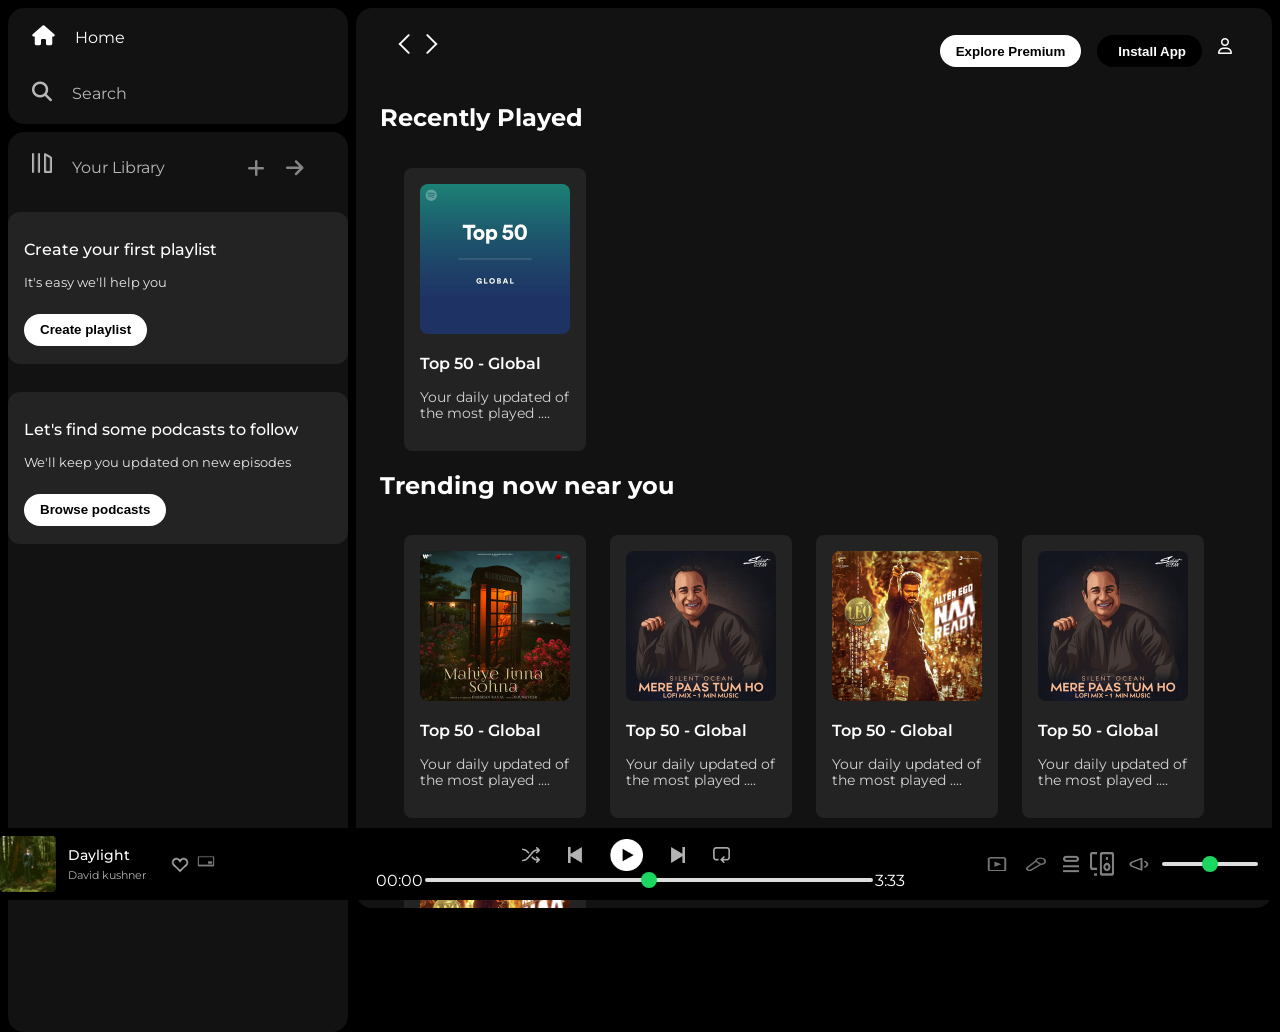
<file: index.html>
<!DOCTYPE html>
<html lang="en">

<head>
    <meta charset="UTF-8">
    <meta name="viewport" content="width=device-width, initial-scale=1.0">
    <link rel="stylesheet" href="https://cdnjs.cloudflare.com/ajax/libs/font-awesome/6.7.2/css/all.min.css"
        integrity="sha512-Evv84Mr4kqVGRNSgIGL/F/aIDqQb7xQ2vcrdIwxfjThSH8CSR7PBEakCr51Ck+w+/U6swU2Im1vVX0SVk9ABhg=="
        crossorigin="anonymous" referrerpolicy="no-referrer" />
    <link rel="icon" href="/homemade assest/assests/logo.png">
    <title>Spotify - Web Player: Music for everyone</title>
    <link rel="stylesheet" href="style.css">
    <link rel="preconnect" href="https://fonts.googleapis.com">
    <link rel="preconnect" href="https://fonts.gstatic.com" crossorigin>
    <link href="https://fonts.googleapis.com/css2?family=Montserrat:ital,wght@0,100..900;1,100..900&display=swap"
        rel="stylesheet">
</head>

<body>



    <div class="main">



        <div class="sidebar">


            <div class="nav">

                <div class="nav-option" style="opacity: 1;">
                    <i class="fa-solid fa-house"></i>
                    <a href="spotify">Home</a>
                </div>


                <div class="nav-option">
                    <i class="fa-solid fa-magnifying-glass"></i>
                    <a href="spotify">Search</a>
                </div>

            </div>


            <div class="library">


                <div class="options">

                    <div class="lib-option nav-option">
                        <img src="/homemade_assest/assests/library_icon.png" alt="librabry icon">
                        <a href="spotify">Your Library</a>
                    </div>

                    <div class="icons">
                        <i class="fa-solid fa-plus"></i>
                        <i class="fa-solid fa-arrow-right"></i>
                    </div>
                </div>


                <div class="lib-boxes">

                    <div class="box">
                        <p class="box-p1">Create your first playlist</p>
                        <p class="box-p2">It's easy we'll help you</p>
                        <button class="badge">Create playlist</button>
                    </div>


                    <div class="box">
                        <p class="box-p1">Let's find some podcasts to follow </p>
                        <p class="box-p2">We'll keep you updated on new episodes </p>
                        <button class="badge">Browse podcasts</button>
                    </div>

                </div>
            </div>
        </div>




        <div class="main-content">

            <div class="sticky-nav">
                <div class="sticky-nav-icons">
                    <img src="/homemade_assest/assests/backward_icon.png" alt="">
                    <img src="/homemade_assest/assests/forward_icon.png" class="hide" alt="">
                </div>

                <div class="sticky-nav-options">
                    <button class="badge nav-item hide">Explore Premium</button>
                    <button class="badge nav-item dark-badge"><i class="fa-light fa-circle-down"
                            style="margin-right:5px;"></i>Install App</button>
                    <i class="fa-regular fa-user nav-item"></i>
                </div>

            </div>



            <h2>Recently Played </h2>
            <div class="cards-container">
                <div class="card">
                    <img src="/homemade_assest/assests/card1img.jpeg" class="card-img" alt="img">
                    <p class="card-title">Top 50 - Global</p>
                    <p class="card-info">Your daily updated of the most played ....</p>
                </div>
            </div>


            <h2>Trending now near you </h2>
            <div class="cards-container">
                <div class="card">
                    <img src="/homemade_assest/assests/card2img.jpeg" class="card-img" alt="img">
                    <p class="card-title">Top 50 - Global</p>
                    <p class="card-info">Your daily updated of the most played ....</p>
                </div>



                <div class="card">
                    <img src="/homemade_assest/assests/card3img.jpeg" class="card-img" alt="img">
                    <p class="card-title">Top 50 - Global</p>
                    <p class="card-info">Your daily updated of the most played ....</p>
                </div>



                <div class="card">
                    <img src="/homemade_assest/assests/card4img.jpeg" class="card-img" alt="img">
                    <p class="card-title">Top 50 - Global</p>
                    <p class="card-info">Your daily updated of the most played ....</p>
                </div>

                <div class="card">
                    <img src="/homemade_assest/assests/card3img.jpeg" class="card-img" alt="img">
                    <p class="card-title">Top 50 - Global</p>
                    <p class="card-info">Your daily updated of the most played ....</p>
                </div>

                <div class="card">
                    <img src="/homemade_assest/assests/card4img.jpeg" class="card-img" alt="img">
                    <p class="card-title">Top 50 - Global</p>
                    <p class="card-info">Your daily updated of the most played ....</p>
                </div>
            </div>

            <h2>Featured Charts </h2>
            <div class="cards-container">
                <div class="card">
                    <img src="/homemade_assest/assests/card5img.jpeg" class="card-img" alt="img">
                    <p class="card-title">Top 50 - Global</p>
                    <p class="card-info">Your daily updated of the most played ....</p>
                </div>
                <div class="card">
                    <img src="/homemade_assest/assests/card6img.jpeg" class="card-img" alt="img">
                    <p class="card-title">Top 50 - Global</p>
                    <p class="card-info">Your daily updated of the most played ....</p>
                </div>
                <div class="card">
                    <img src="/homemade_assest/assests/card1img.jpeg" class="card-img" alt="img">
                    <p class="card-title">Top 50 - Global</p>
                    <p class="card-info">Your daily updated of the most played ....</p>
                </div>
            </div>
            <div class="footer">
                <div class="line"></div>
            </div>
        </div>
    </div>
    <div class="music-player">


        <div class="album">
            <img src="/homemade_assest/album_picture.jpeg" class="album-img">
            <div class="info">
                <a href="/" class="name">Daylight</a>
                <a href="/" class="musician">David kushner</a>
            </div>

            <div class="album-control">
                <img src="/homemade_assest/album_icon1.png" class="albummm" alt="img">
                <img src="/homemade_assest/album_icon2.png" class="albumm">
            </div>
        </div>



        <div class="player">
            <div class="player-controls">
                <img src="/homemade_assest/assests/player_icon1.png" class="player-control-icon">
                <img src="/homemade_assest/assests/player_icon2.png" class="player-control-icon">
                <img src="/homemade_assest/assests/player_icon3.png" class="player-control-icon"
                    style="opacity: 1; height: 2rem;">
                <img src="/homemade_assest/assests/player_icon4.png" class="player-control-icon">
                <img src="/homemade_assest/assests/player_icon5.png" class="player-control-icon">
            </div>
            <div class="playback-bar">
                <span class="current-time">00:00</span>
                <input type="range" min="0" max="100" class="progress-bar" step="1">
                <span class="total-time">3:33</span>
            </div>
        </div>
        
        <div class="controls">
            <img src="/homemade_assest/controls_icon1.png" class="con pen">
            <img src="/homemade_assest/controld_icon2.png" class="con pen">
            <img src="/homemade_assest/controls_icon3.png" class="con men">
            <img src="/homemade_assest/controls_icon4.png" class="con men">
            <img src="/homemade_assest/controls_icon5.png" class="con pen">
            <input type="range" class="rangew">
            
        </div>
    </div>
    </div>

</body>

</html>
</file>
<file: style.css>
body {
    font-family: "Montserrat", sans-serif;
    margin: 0;
    background-color: black;
    color: white;
    overflow: hidden;
}

.main {
    display: flex;
    height: 100vh;
    padding: 0.5rem;
}

.main-content {
    background-color: #121212;
    flex: 1;
    border-radius: 1rem;
    /* 16px*/
    overflow: auto;
    padding: 0 1.5rem 0 1.5rem;
}

.sidebar {
    background-color: black;
    width: 340px;
    border-radius: 16px;
    margin-right: 0.5rem;
}

.music-player {
    background-color: black;
    position: fixed;
    bottom: 0px;
    width: 100%;
    height: 72px;
}


a {
    text-decoration: none;
    color: white;
}


.nav {
    background-color: #121212;
    border-radius: 1rem;
    display: flex;
    flex-direction: column;
    height: 100px;
    justify-content: center;
    padding: 0.5rem 0.75rem;
}


.nav-option {
    line-height: 2.5rem;
    opacity: 0.7;
    padding: 0.5rem 0.75rem;
}

.nav-option:hover {
    opacity: 1;
}


.nav-option i {
    font-size: 1.25rem;
}

.nav-option a {
    font-size: 1rem;
    margin-left: 1rem;
}



.library {
    background-color: #121212;
    border-radius: 1rem;
    height: 100%;
    margin-top: 0.5rem;
}

.options {
    display: flex;
    justify-content: space-between;
    align-items: center;
    padding: 0.5rem 0.75rem;
}


.lib-option img {
    height: 1.25rem;
    width: 1.25rem;
}

.icons {
    font-size: 1.25rem;
    opacity: 0.7;
    margin-right: 1rem;
}

.icons i {
    opacity: 0.7;
    margin-right: 1rem;
}

.icons i:hover{
    opacity: 1;
}

.box{
    height: 8rem;
    background-color: #232323;
    border-radius: 0.75rem;
    margin: 0.5rem 0 1.75rem 0;
    padding: 0.75rem 1rem;
}

.box-p1{
    font-size: 1rem;
    font-weight: 500;
}

.box-p2{
    font-size: 0.8rem;
    opacity: 0.9;
}

.badge{
    background-color: white;
    border: none;
    border-radius: 100px;
    padding: 0.25rem 1rem;
    font-weight: 700;
    height: 2rem;
    width: fit-content ;
    margin-top: 0.7rem;
     
}

.dark-badge{
    background-color: black;
    color: white;
}

.sticky-nav {
    position: sticky;
    top: 0;
    background-color: #121212;
    display: flex;
    justify-content: space-between;
    align-items: center;
    padding: 1rem 0 1rem;
    z-index: 10;
}

.sticky-nav-icons {
    margin-left: 0.75rem;
}

.sticky-nav-options{
    display: flex;
    justify-content: center;
    align-items: center;
}

.nav-item{
    margin-right: 1rem;
}


.card {
    background-color: #232323;
    border-radius: 0.5rem;
    width: 150px;
    padding: 1rem;
    margin-left: 1.5rem;
    margin-top: 1rem;
}

.cards-container{
    display:flex;
    flex-wrap: wrap;



}
.card-img {
    width: 100%;
    border-radius: 0.5rem;
}

.card-title{
    font-weight: 600;
}

.card-info{
    font-size: 0.85rem;
    opacity: 0.8;
}

.footer{
    height: 300px;
    display: flex;
    align-items: center;
    justify-content: center;
}

.line{
    height: 50%;
    width: 90%;
    border-top: 1px solid white;
    opacity: 0.4;
}

.music-player{
    display: flex;
    justify-content: space-between;
    align-items: center;
}
.album{
    width: 25%;
}
.player{
    width: 50%;
}
.controls{
    width: 25%;
}

.player-controls{
    display: flex;
    justify-content: center;
    align-items: center;

}

.player-control-icon{
    height: 1rem;
    margin-right: 1.75rem;
    opacity: 0.7;
}

.player-control-icon:hover{
    opacity: 1;
}


.playback-bar{
    display: flex ;  
    justify-content: center;
    align-items: center;  
}

.progress-bar{
    width: 70%;
    appearance: none;/*default style get cancel*/
    background-color: transparent;
    cursor: pointer;
}


.progress-bar::-webkit-slider-runnable-track{
    background-color: #ddd;
    border-radius: 100px;
    height: 0.2rem;
}
/* the webkit slider is use to customize the range  */
.progress-bar::-webkit-slider-thumb{
    appearance: none;
    height: 1rem;
    width: 1rem ;
    background-color: #1bd760;
    border-radius: 50%;
    margin-top: -6px;
}

/* Album Player Container */
.album {
    display: flex;
    align-items: center;
    gap: 12px;
    width: 25%;
    min-width: 180px;
}

/* Album Cover Image */
.album-img {
    height: 56px;
    width: 56px;
    object-fit: cover;
    border-radius: 4px;
    box-shadow: 0 2px 4px rgba(0, 0, 0, 0.3);
}

/* Song Information */
.info {
    display: flex;
    flex-direction: column;
    justify-content: center;
    gap: 4px;
    margin-right: 12px;
}

.name {
    font-size: 0.875rem;
    font-weight: 500;
    color: white;
    white-space: nowrap;
    overflow: hidden;
    text-overflow: ellipsis;
    max-width: 120px;
}

.name:hover {
    text-decoration: underline;
}

.musician {
    font-size: 0.6875rem;
    opacity: 0.7;
    color: white;
    white-space: nowrap;
    overflow: hidden;
    text-overflow: ellipsis;
    max-width: 120px;
}

.musician:hover {
    opacity: 1;
    text-decoration: underline;
}

/* Album Controls */
.album-controls {
    display: flex;
    align-items: center;
    gap: 16px;
}

.albummm, .albumm {
    transition: all 0.2s ease;
    opacity: 0.7;
    height:2rem;
}

.albummm {
    margin-top: -5px;
    height: 20px;
    width: 20px;
}

.albumm {
    height: 25px;
    width: 25px;
}

.albummm:hover, .albumm:hover {
    opacity: 1;
    transform: scale(1.05);
}



.controls{
    display: flex;
    justify-content: center;
    align-items: center;
    gap: 7px;
}
.con{
    height: 1.5rem;
    width: 1.5rem;
    opacity: 0.7;
}

.con:hover{
    opacity: 1;
}
.men{
    opacity: 0.5;
}

.men:hover{
    opacity: 0.7;
}
.pen{
    height: 2rem;
    width: 2rem;
}

.rangew {
    appearance: none;
    width:30%; /* or any fixed width you need */
    background: transparent; /* so track shows properly */
}

.rangew::-webkit-slider-runnable-track{
    background-color: #ddd;
    border-radius: 100px;
    height: 0.2rem;

}

.rangew::-webkit-slider-thumb {
    -webkit-appearance: none;
    height: 1rem;
    width: 1rem;
    background-color: #1bd760;
    border-radius: 50%;
    margin-top: -6px;
    cursor: pointer;
    position: relative;
    z-index: 2;
}


@media (max-width:1000px) {
    .controls{
        display: none;
    }
    .player{
        width: 75%;
    }
    
}

@media (max-width :1000px){
    .hide{
        display: none;
    }
}
</file>
<file: bootstrap_project/style.css>
body {
    font-family: "Montserrat", sans-serif;
    margin: 0;
    background-color: black;
    color: white;
    overflow: hidden;
}

.main {
    display: flex;
    height: 100vh;
    padding: 0.5rem;
}

.main-content {
    background-color: #121212;
    flex: 1;
    border-radius: 1rem;
    /* 16px*/
    overflow: auto;
    padding: 0 1.5rem 0 1.5rem;
}

.sidebar {
    background-color: black;
    width: 340px;
    border-radius: 16px;
    margin-right: 0.5rem;
}

.music-player {
    background-color: black;
    position: fixed;
    bottom: 0px;
    width: 100%;
    height: 72px;
}


a {
    text-decoration: none;
    color: white;
}


.nav {
    background-color: #121212;
    border-radius: 1rem;
    display: flex;
    flex-direction: column;
    height: 100px;
    justify-content: center;
    padding: 0.5rem 0.75rem;
}


.nav-option {
    line-height: 2.5rem;
    opacity: 0.7;
    padding: 0.5rem 0.75rem;
}

.nav-option:hover {
    opacity: 1;
}


.nav-option i {
    font-size: 1.25rem;
}

.nav-option a {
    font-size: 1rem;
    margin-left: 1rem;
}



.library {
    background-color: #121212;
    border-radius: 1rem;
    height: 100%;
    margin-top: 0.5rem;
}

.options {
    display: flex;
    justify-content: space-between;
    align-items: center;
    padding: 0.5rem 0.75rem;
}


.lib-option img {
    height: 1.25rem;
    width: 1.25rem;
}

.icons {
    font-size: 1.25rem;
    opacity: 0.7;
    margin-right: 1rem;
}

.icons i {
    opacity: 0.7;
    margin-right: 1rem;
}

.icons i:hover{
    opacity: 1;
}

.box{
    height: 8rem;
    background-color: #232323;
    border-radius: 0.75rem;
    margin: 0.5rem 0 1.75rem 0;
    padding: 0.75rem 1rem;
}

.box-p1{
    font-size: 1rem;
    font-weight: 500;
}

.box-p2{
    font-size: 0.8rem;
    opacity: 0.9;
}

.badge{
    background-color: white;
    border: none;
    border-radius: 100px;
    padding: 0.25rem 1rem;
    font-weight: 700;
    height: 2rem;
    width: fit-content ;
    margin-top: 0.7rem;
     
}

.dark-badge{
    background-color: black;
    color: white;
}

.sticky-nav {
    position: sticky;
    top: 0;
    background-color: #121212;
    display: flex;
    justify-content: space-between;
    align-items: center;
    padding: 1rem 0 1rem;
    z-index: 10;
}

.sticky-nav-icons {
    margin-left: 0.75rem;
}

.sticky-nav-options{
    display: flex;
    justify-content: center;
    align-items: center;
}

.nav-item{
    margin-right: 1rem;
}


.card {
    background-color: #232323;
    border-radius: 0.5rem;
    width: 150px;
    padding: 1rem;
    margin-left: 1.5rem;
    margin-top: 1rem;
}

.cards-container{
    display:flex;
    flex-wrap: wrap;



}
.card-img {
    width: 100%;
    border-radius: 0.5rem;
}

.card-title{
    font-weight: 600;
}

.card-info{
    font-size: 0.85rem;
    opacity: 0.8;
}

.footer{
    height: 300px;
    display: flex;
    align-items: center;
    justify-content: center;
}

.line{
    height: 50%;
    width: 90%;
    border-top: 1px solid white;
    opacity: 0.4;
}

.music-player{
    display: flex;
    justify-content: space-between;
    align-items: center;
}
.album{
    width: 25%;
}
.player{
    width: 50%;
}
.controls{
    width: 25%;
}

.player-controls{
    display: flex;
    justify-content: center;
    align-items: center;

}

.player-control-icon{
    height: 1rem;
    margin-right: 1.75rem;
    opacity: 0.7;
}

.player-control-icon:hover{
    opacity: 1;
}


.playback-bar{
    display: flex ;  
    justify-content: center;
    align-items: center;  
}

.progress-bar{
    width: 70%;
    appearance: none;/*default style get cancel*/
    background-color: transparent;
    cursor: pointer;
}


.progress-bar::-webkit-slider-runnable-track{
    background-color: #ddd;
    border-radius: 100px;
    height: 0.2rem;
}
/* the webkit slider is use to customize the range  */
.progress-bar::-webkit-slider-thumb{
    appearance: none;
    height: 1rem;
    width: 1rem ;
    background-color: #1bd760;
    border-radius: 50%;
    margin-top: -6px;
}

/* Album Player Container */
.album {
    display: flex;
    align-items: center;
    gap: 12px;
    width: 25%;
    min-width: 180px;
}

/* Album Cover Image */
.album-img {
    height: 56px;
    width: 56px;
    object-fit: cover;
    border-radius: 4px;
    box-shadow: 0 2px 4px rgba(0, 0, 0, 0.3);
}

/* Song Information */
.info {
    display: flex;
    flex-direction: column;
    justify-content: center;
    gap: 4px;
    margin-right: 12px;
}

.name {
    font-size: 0.875rem;
    font-weight: 500;
    color: white;
    white-space: nowrap;
    overflow: hidden;
    text-overflow: ellipsis;
    max-width: 120px;
}

.name:hover {
    text-decoration: underline;
}

.musician {
    font-size: 0.6875rem;
    opacity: 0.7;
    color: white;
    white-space: nowrap;
    overflow: hidden;
    text-overflow: ellipsis;
    max-width: 120px;
}

.musician:hover {
    opacity: 1;
    text-decoration: underline;
}

/* Album Controls */
.album-controls {
    display: flex;
    align-items: center;
    gap: 16px;
}

.albummm, .albumm {
    transition: all 0.2s ease;
    opacity: 0.7;
    height:2rem;
}

.albummm {
    margin-top: -5px;
    height: 20px;
    width: 20px;
}

.albumm {
    height: 25px;
    width: 25px;
}

.albummm:hover, .albumm:hover {
    opacity: 1;
    transform: scale(1.05);
}



.controls{
    display: flex;
    justify-content: center;
    align-items: center;
    gap: 7px;
}
.con{
    height: 1.5rem;
    width: 1.5rem;
    opacity: 0.7;
}

.con:hover{
    opacity: 1;
}
.men{
    opacity: 0.5;
}

.men:hover{
    opacity: 0.7;
}
.pen{
    height: 2rem;
    width: 2rem;
}

.rangew {
    appearance: none;
    width:30%; /* or any fixed width you need */
    background: transparent; /* so track shows properly */
}

.rangew::-webkit-slider-runnable-track{
    background-color: #ddd;
    border-radius: 100px;
    height: 0.2rem;

}

.rangew::-webkit-slider-thumb {
    -webkit-appearance: none;
    height: 1rem;
    width: 1rem;
    background-color: #1bd760;
    border-radius: 50%;
    margin-top: -6px;
    cursor: pointer;
    position: relative;
    z-index: 2;
}


@media (max-width:1000px) {
    .controls{
        display: none;
    }
    .player{
        width: 75%;
    }
    
}

@media (max-width :1000px){
    .hide{
        display: none;
    }
}
</file>
